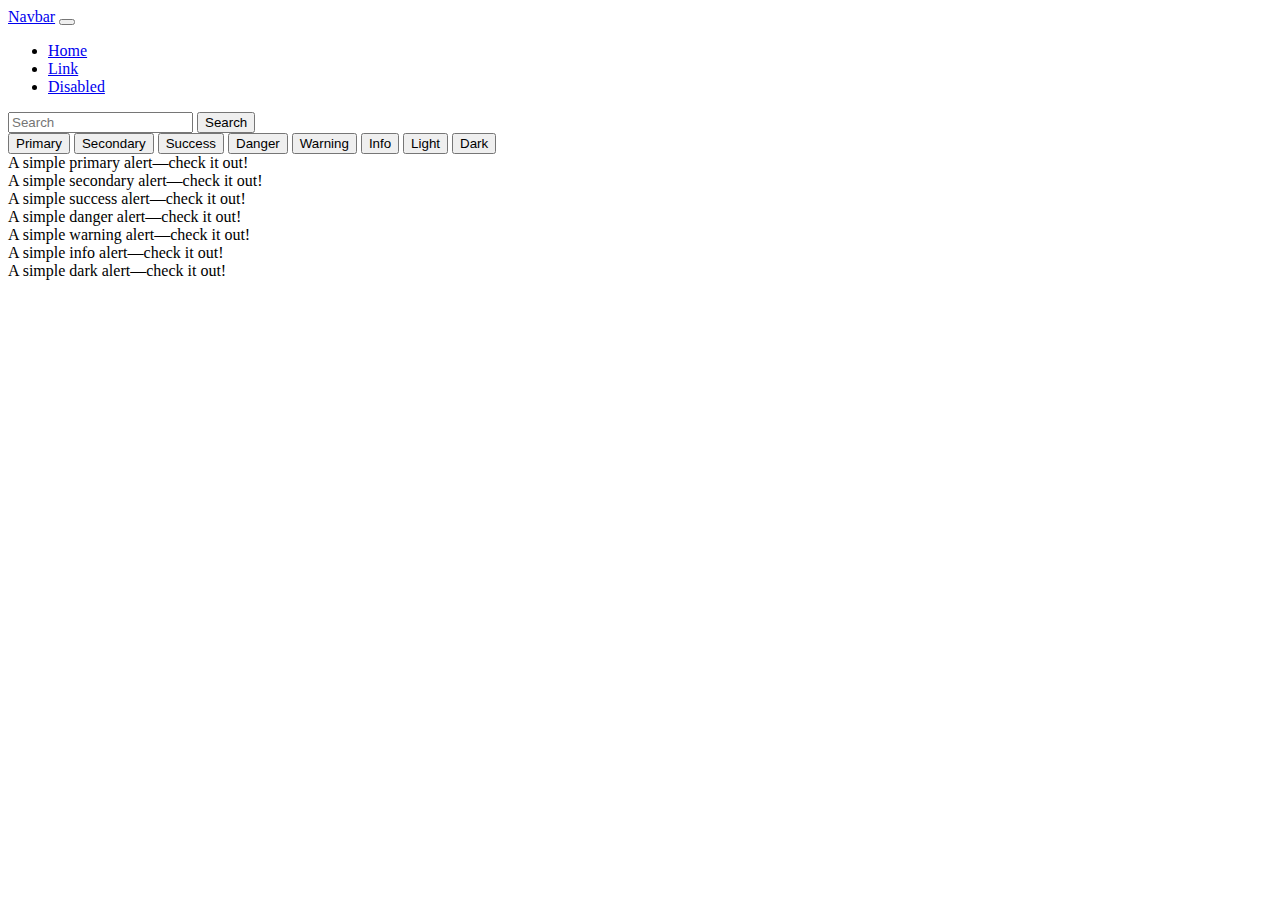
<file: index.html>
<!DOCTYPE html>
<html lang="pt-br">

<head>
    <script>
        function includeHTML() {
            var z, i, elmnt, file, xhttp;
            z = document.getElementsByTagName("*");
            for (i = 0; i < z.length; i++) {
                elmnt = z[i];
                file = elmnt.getAttribute("include-html");
                if (file) {
                    xhttp = new XMLHttpRequest();
                    xhttp.onreadystatechange = function() {
                        if (this.readyState == 4) {
                            if (this.status == 200) {elmnt.innerHTML = this.responseText;}
                            if (this.status == 404) {elmnt.innerHTML = "Page not found.";}
                            elmnt.removeAttribute("include-html");
                            includeHTML();
                        }
                    }      
                    xhttp.open("GET", file, true);
                    xhttp.send();
                    return;
                }
            }
        }
    </script>
</head>

<body onload="includeHTML()">
    <header include-html="head.html"></header>    
        <nav class="navbar navbar-expand-lg navbar-dark bg-primary">
            <div class="container-fluid">
                <a class="navbar-brand" href="#">Navbar</a>
                <button class="navbar-toggler" type="button" data-bs-toggle="collapse" data-bs-target="#navbarTogglerDemo02" aria-controls="navbarTogglerDemo02" aria-expanded="false" aria-label="Toggle navigation">
                    <span class="navbar-toggler-icon"></span>
                </button>
                <div class="collapse navbar-collapse" id="navbarTogglerDemo02">
                    <ul class="navbar-nav me-auto mb-2 mb-lg-0">
                        <li class="nav-item">
                            <a class="nav-link active" aria-current="page" href="#">Home</a>
                        </li>
                        <li class="nav-item">
                            <a class="nav-link" href="#">Link</a>
                        </li>
                        <li class="nav-item">
                            <a class="nav-link disabled" href="#" tabindex="-1" aria-disabled="true">Disabled</a>
                        </li>
                    </ul>
                    <form class="d-flex">
                        <input class="form-control me-2" type="search" placeholder="Search" aria-label="Search">
                        <button class="btn btn-outline-light" type="submit">Search</button>
                    </form>
                </div>
            </div>
        </nav>
    
    <main>
        <section class="container d-flex justify-content-center mt-5">
            <button type="button" class="btn btn-primary m-2">Primary</button>
            <button type="button" class="btn btn-secondary m-2">Secondary</button>
            <button type="button" class="btn btn-success m-2">Success</button>
            <button type="button" class="btn btn-danger m-2">Danger</button>
            <button type="button" class="btn btn-warning m-2">Warning</button>
            <button type="button" class="btn btn-info m-2">Info</button>
            <button type="button" class="btn btn-light m-2">Light</button>
            <button type="button" class="btn btn-dark m-2">Dark</button>
        </section>
        <section class="container text-center mt-5">
            <div class="alert alert-primary" role="alert">
                A simple primary alert—check it out!
            </div>
            <div class="alert alert-secondary" role="alert">
                A simple secondary alert—check it out!
            </div>
            <div class="alert alert-success" role="alert">
                A simple success alert—check it out!
            </div>
            <div class="alert alert-danger" role="alert">
                A simple danger alert—check it out!
            </div>
            <div class="alert alert-warning" role="alert">
                A simple warning alert—check it out!
            </div>
            <div class="alert alert-info" role="alert">
                A simple info alert—check it out!
            </div>
            <div class="alert alert-dark" role="alert">
                A simple dark alert—check it out!
            </div>
        </section>
    </main>
</body>

</html>
</file>
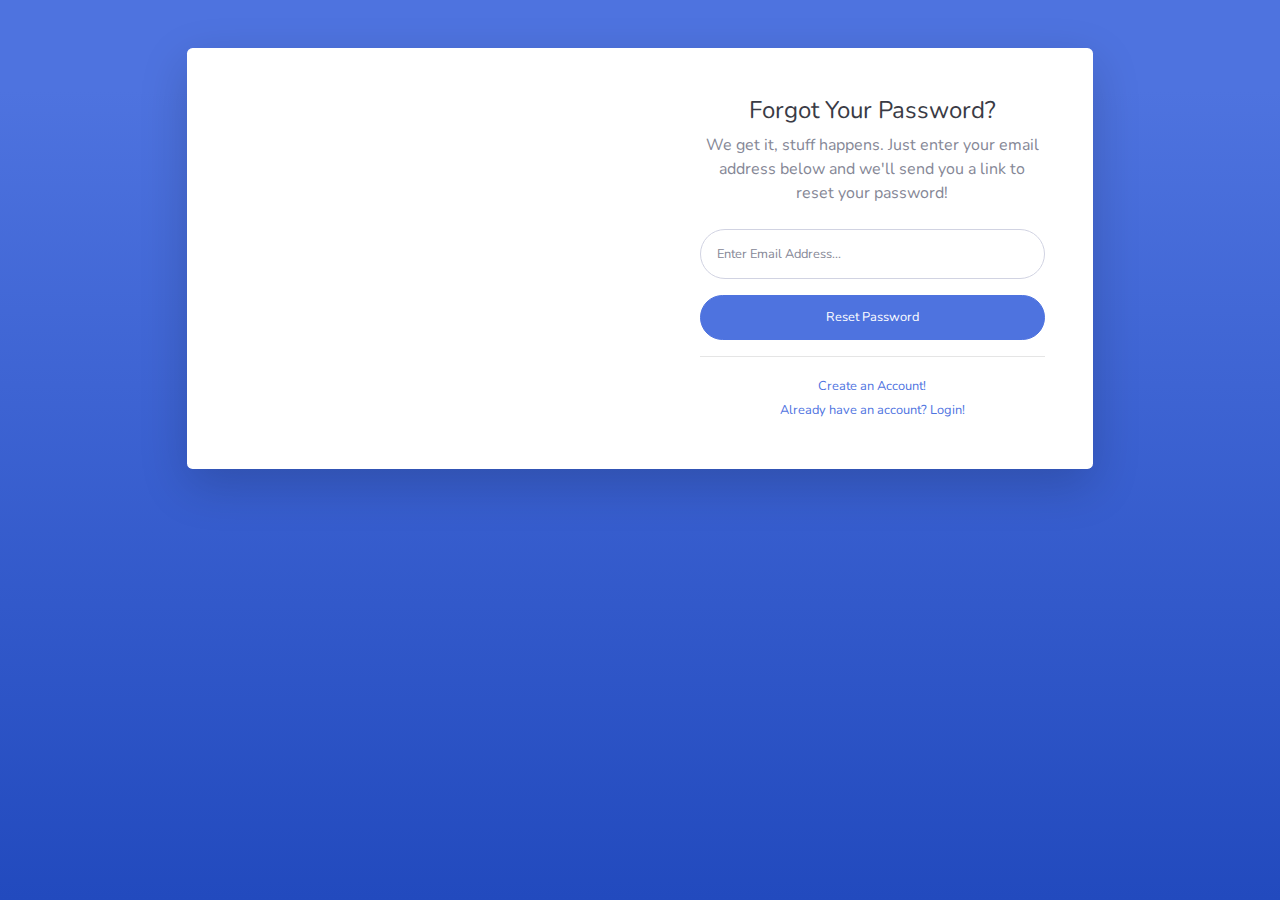
<file: forgot-password.html>
<!DOCTYPE html>
<html lang="en">

<head>

    <meta charset="utf-8">
    <meta http-equiv="X-UA-Compatible" content="IE=edge">
    <meta name="viewport" content="width=device-width, initial-scale=1, shrink-to-fit=no">
    <meta name="description" content="">
    <meta name="author" content="">

    <title>SB Admin 2 - Forgot Password</title>

    <!-- Custom fonts for this template-->
    <link href="assets/vendor/fontawesome-free/css/all.min.css" rel="stylesheet" type="text/css">
    <link
        href="https://fonts.googleapis.com/css?family=Nunito:200,200i,300,300i,400,400i,600,600i,700,700i,800,800i,900,900i"
        rel="stylesheet">

    <!-- Custom styles for this template-->
    <link href="assets/css/sb-admin-2.min.css" rel="stylesheet">

</head>

<body class="bg-gradient-primary">

    <div class="container">

        <!-- Outer Row -->
        <div class="row justify-content-center">

            <div class="col-xl-10 col-lg-12 col-md-9">

                <div class="card o-hidden border-0 shadow-lg my-5">
                    <div class="card-body p-0">
                        <!-- Nested Row within Card Body -->
                        <div class="row">
                            <div class="col-lg-6 d-none d-lg-block bg-password-image"></div>
                            <div class="col-lg-6">
                                <div class="p-5">
                                    <div class="text-center">
                                        <h1 class="h4 text-gray-900 mb-2">Forgot Your Password?</h1>
                                        <p class="mb-4">We get it, stuff happens. Just enter your email address below
                                            and we'll send you a link to reset your password!</p>
                                    </div>
                                    <form class="user">
                                        <div class="form-group">
                                            <input type="email" class="form-control form-control-user"
                                                id="exampleInputEmail" aria-describedby="emailHelp"
                                                placeholder="Enter Email Address...">
                                        </div>
                                        <a href="login.html" class="btn btn-primary btn-user btn-block">
                                            Reset Password
                                        </a>
                                    </form>
                                    <hr>
                                    <div class="text-center">
                                        <a class="small" href="register.html">Create an Account!</a>
                                    </div>
                                    <div class="text-center">
                                        <a class="small" href="login.html">Already have an account? Login!</a>
                                    </div>
                                </div>
                            </div>
                        </div>
                    </div>
                </div>

            </div>

        </div>

    </div>

    <!-- Bootstrap core JavaScript-->
    <script src="assets/vendor/jquery/jquery.min.js"></script>
    <script src="assets/vendor/bootstrap/js/bootstrap.bundle.min.js"></script>

    <!-- Core plugin JavaScript-->
    <script src="assets/vendor/jquery-easing/jquery.easing.min.js"></script>

    <!-- Custom scripts for all pages-->
    <script src="assets/js/sb-admin-2.min.js"></script>

</body>

</html>
</file>
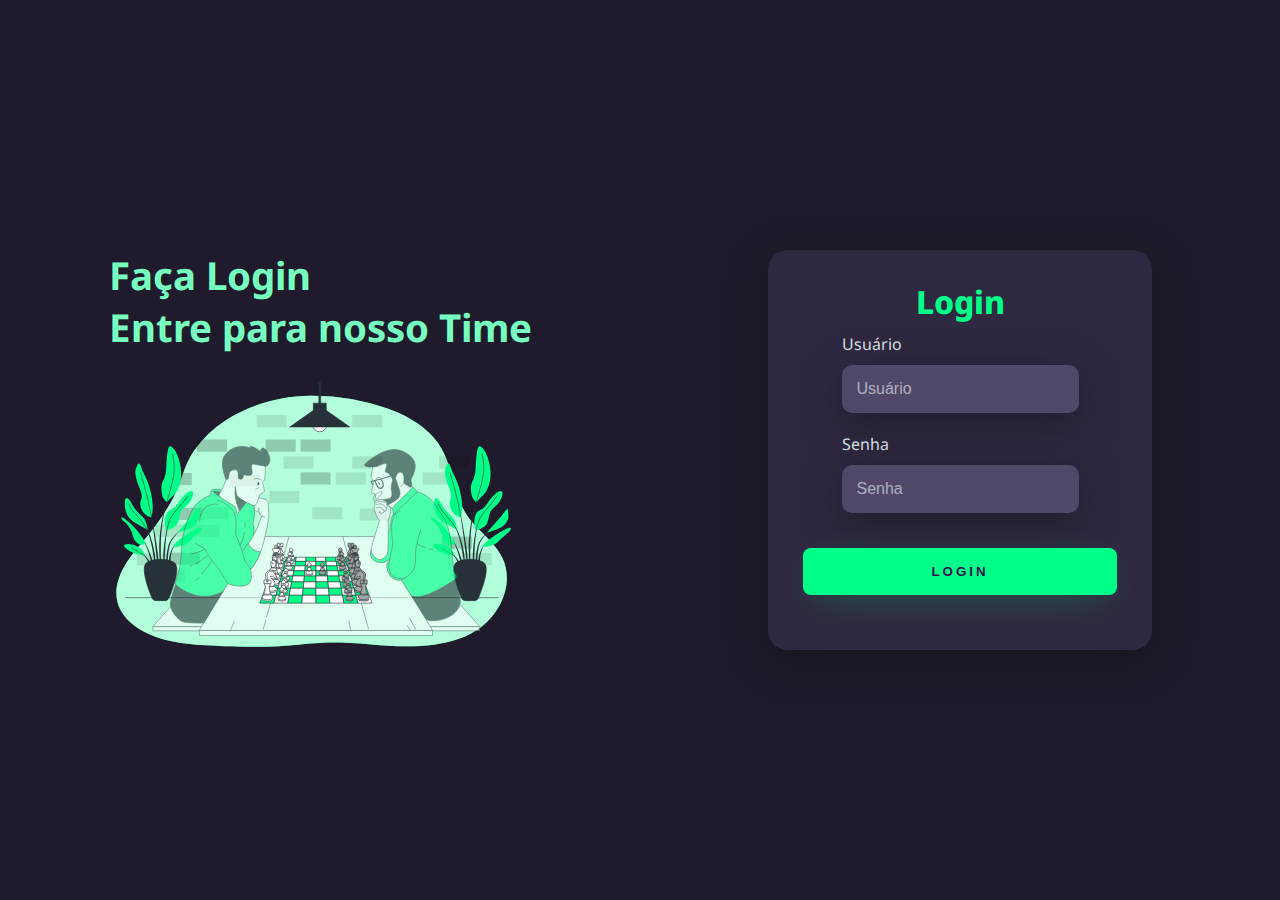
<file: login.html>
<!DOCTYPE html>
<html lang="en">
<head>    
    <link rel="stylesheet" href="assets/css/style.css">
</head>
<body>
  <div class="main-login">
    <div class="left-login">
      <h1>Faça Login<br>Entre para nosso Time</h1>
      <img src="./assets/animations/chess-animate.svg" class="left-login-image" alt="">
    </div>
    <div class="right-login">
      <div class="card-login">
        <h1>Login</h1>
        <div class="text-field">
          <label for="usuario">Usuário</label>
          <input type="text" name="usuario" placeholder="Usuário">
        </div>
        <div class="text-field">
          <label for="senha">Senha</label>
          <input type="password" name="senha" placeholder="Senha">
        </div>
        <button class="btn-login" onclick="location.href='assets/startbootstrap-sb-admin-2/index.html';">Login</button>

      </div>
    </div>
  </div>
  
</body>
</html>
</file>
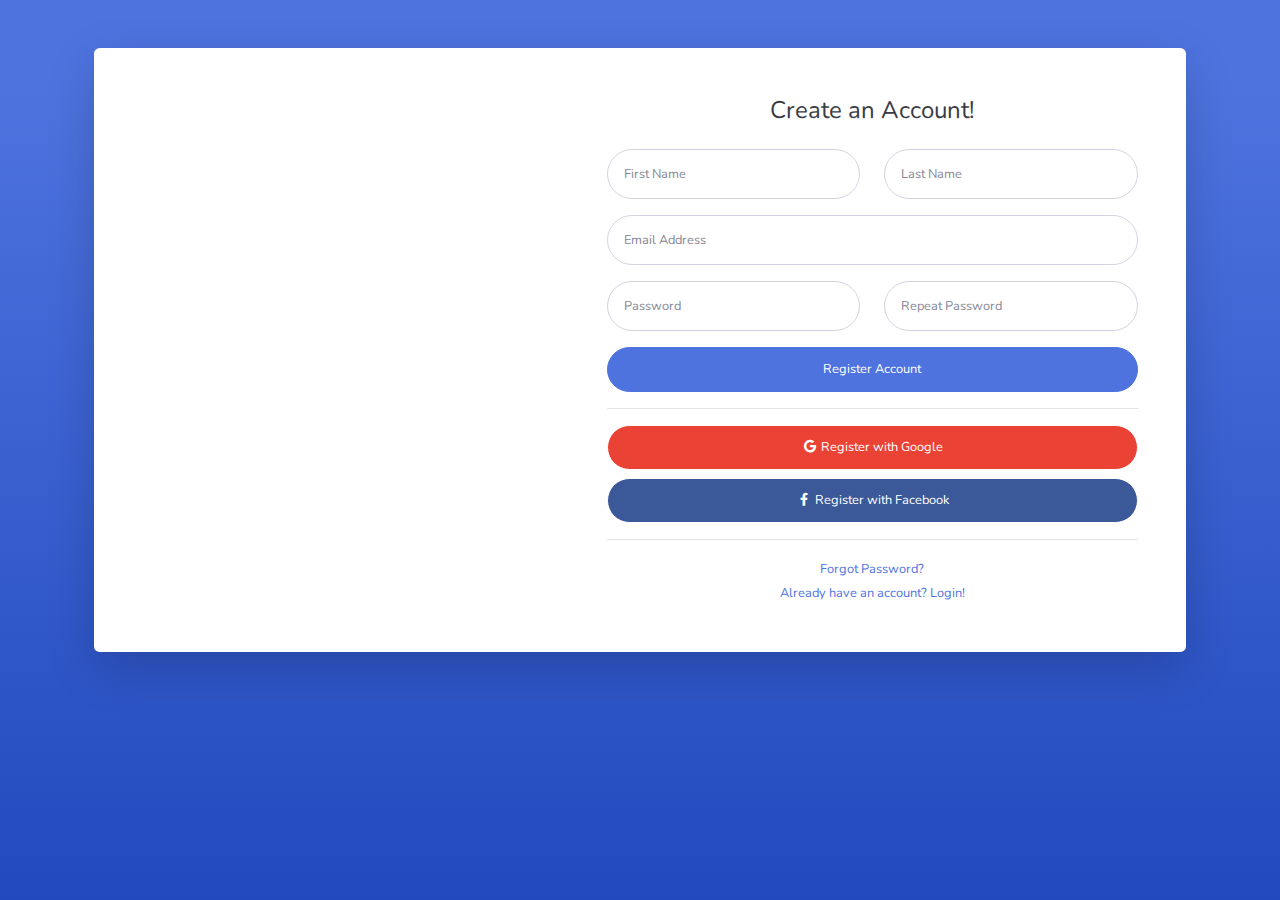
<file: register.html>
<!DOCTYPE html>
<html lang="en">

<head>

    <meta charset="utf-8">
    <meta http-equiv="X-UA-Compatible" content="IE=edge">
    <meta name="viewport" content="width=device-width, initial-scale=1, shrink-to-fit=no">
    <meta name="description" content="">
    <meta name="author" content="">

    <title>SB Admin 2 - Register</title>

    <!-- Custom fonts for this template-->
    <link href="assets/vendor/fontawesome-free/css/all.min.css" rel="stylesheet" type="text/css">
    <link
        href="https://fonts.googleapis.com/css?family=Nunito:200,200i,300,300i,400,400i,600,600i,700,700i,800,800i,900,900i"
        rel="stylesheet">

    <!-- Custom styles for this template-->
    <link href="assets/css/sb-admin-2.min.css" rel="stylesheet">

</head>

<body class="bg-gradient-primary">

    <div class="container">

        <div class="card o-hidden border-0 shadow-lg my-5">
            <div class="card-body p-0">
                <!-- Nested Row within Card Body -->
                <div class="row">
                    <div class="col-lg-5 d-none d-lg-block bg-register-image"></div>
                    <div class="col-lg-7">
                        <div class="p-5">
                            <div class="text-center">
                                <h1 class="h4 text-gray-900 mb-4">Create an Account!</h1>
                            </div>
                            <form class="user">
                                <div class="form-group row">
                                    <div class="col-sm-6 mb-3 mb-sm-0">
                                        <input type="text" class="form-control form-control-user" id="exampleFirstName"
                                            placeholder="First Name">
                                    </div>
                                    <div class="col-sm-6">
                                        <input type="text" class="form-control form-control-user" id="exampleLastName"
                                            placeholder="Last Name">
                                    </div>
                                </div>
                                <div class="form-group">
                                    <input type="email" class="form-control form-control-user" id="exampleInputEmail"
                                        placeholder="Email Address">
                                </div>
                                <div class="form-group row">
                                    <div class="col-sm-6 mb-3 mb-sm-0">
                                        <input type="password" class="form-control form-control-user"
                                            id="exampleInputPassword" placeholder="Password">
                                    </div>
                                    <div class="col-sm-6">
                                        <input type="password" class="form-control form-control-user"
                                            id="exampleRepeatPassword" placeholder="Repeat Password">
                                    </div>
                                </div>
                                <a href="login.html" class="btn btn-primary btn-user btn-block">
                                    Register Account
                                </a>
                                <hr>
                                <a href="index.html" class="btn btn-google btn-user btn-block">
                                    <i class="fab fa-google fa-fw"></i> Register with Google
                                </a>
                                <a href="index.html" class="btn btn-facebook btn-user btn-block">
                                    <i class="fab fa-facebook-f fa-fw"></i> Register with Facebook
                                </a>
                            </form>
                            <hr>
                            <div class="text-center">
                                <a class="small" href="forgot-password.html">Forgot Password?</a>
                            </div>
                            <div class="text-center">
                                <a class="small" href="login.html">Already have an account? Login!</a>
                            </div>
                        </div>
                    </div>
                </div>
            </div>
        </div>

    </div>

    <!-- Bootstrap core JavaScript-->
    <script src="assets/vendor/jquery/jquery.min.js"></script>
    <script src="assets/vendor/bootstrap/js/bootstrap.bundle.min.js"></script>

    <!-- Core plugin JavaScript-->
    <script src="assets/vendor/jquery-easing/jquery.easing.min.js"></script>

    <!-- Custom scripts for all pages-->
    <script src="assets/js/sb-admin-2.min.js"></script>

</body>

</html>
</file>
<file: assets/css/style.css>
@import url('https://fonts.googleapis.com/css2?family=Noto+Sans:ital,wght@0,100..900;1,100..900&display=swap');

body {
    margin: 0;
    font-family: 'Noto Sans', sans-serif;
}

body * {
    box-sizing: border-box;
}

.main-login {
    width: 100vw;
    height: 100vh;
    background-color: #201b2c;
    display: flex;
    justify-content: center;
    align-items: center;
}

.left-login {
    width: 50vw;
    height: 100vh;
    display: flex;
    justify-content: center;
    align-items: center;
    flex-direction: column;
}

.left-login > h1 {
    color: #77ffc0;
    font-size: 3vw;
}

.left-login-image {    
    width: 35vw;
}

.right-login {
    width: 50vw;
    height: 100vh;
    display: flex;
    justify-content: center;
    align-items: center;
}

.card-login {
    width: 60%;
    display: flex;
    justify-content: center;
    align-items: center;
    flex-direction: column;
    padding: 30px 35px;
    background: #2f2841;
    border-radius: 20px;
    box-shadow: 0px 10px 40px #00000056;
}

.card-login > h1 {
    color: #00ff88;
    font-weight: 800;
    margin: 0;
}

.text-field {
    display: flex;
    flex-direction: column;
    align-items: flex-start;
    justify-content: center;
    margin: 10px 0px;
}

.text-field > input {
    width: 100%;
    border: none;
    border-radius: 10px;
    padding: 15px;
    background: #514869;
    color: #f0ffffde;
    font-size: 12pt;
    box-shadow: 0px 10px 40px #00000056;
    outline: none;
    box-sizing: border-box;
}

.text-field > label {
    width: 100%;
    color: #f0ffffde;
    margin-bottom: 10px;
}

.text-field > input::placeholder {
    color: #f0ffff94;
}

.btn-login {
    width: 100%;
    padding: 16px 0px;
    margin: 25px;
    border: none;
    border-radius: 8px;
    outline: none;
    text-transform: uppercase;
    font-weight: 800;
    letter-spacing: 3px;
    color: #2b134b;
    background: #00ff88;
    cursor: pointer;
    box-shadow: 0px 10px 40px -12px #00ff8052;
}

@media only screen and (max-width: 950px){
    .card-login {
        width: 85%;
    }
}

@media only screen and (max-width: 700px){  
    .main-login{
        flex-direction: column;
    }

    .left-login >h1 {
        display: none;
    }

    .left-login{
        width: 100%;
        height: auto;
    }

    .right-login{
        width: 100%;
        height: auto;
    }

    .left-login{
        width: 50vw;
    }

    .card-login {
        width: 90%;
    }
}
</file>
